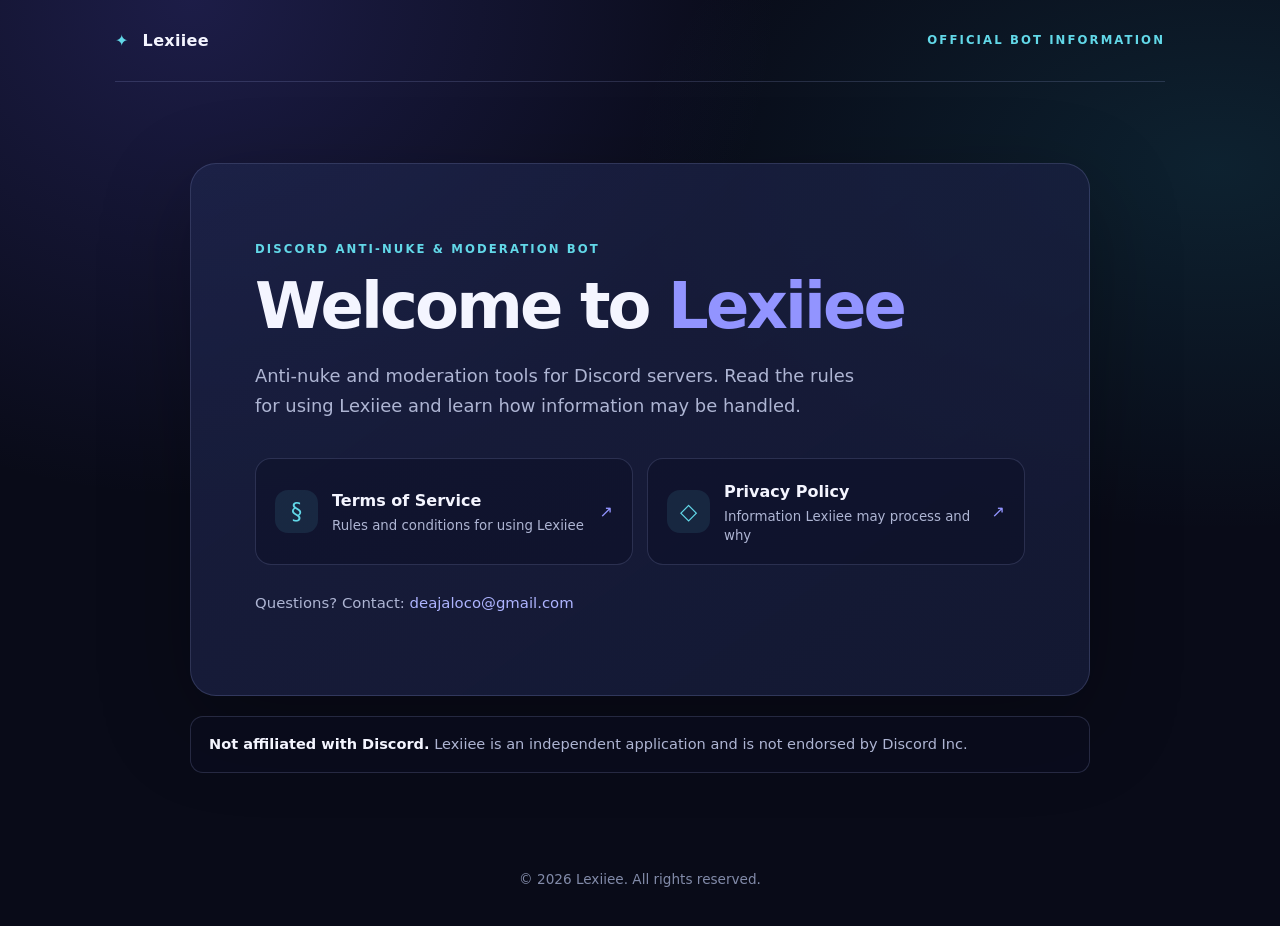
<file: index.html>
<!doctype html>
<html lang="en">
<head>
  <meta charset="utf-8">
  <meta name="viewport" content="width=device-width, initial-scale=1">
  <meta name="description" content="Official information, Terms of Service, and Privacy Policy for Lexiiee, a Discord anti-nuke and moderation bot.">
  <title>Lexiiee — Official Site</title>
  <link rel="stylesheet" href="style.css">
</head>
<body>
  <header class="site-header">
    <a class="brand" href="index.html"><span class="brand-mark">✦</span> Lexiiee</a>
    <span class="eyebrow">OFFICIAL BOT INFORMATION</span>
  </header>
  <main class="hero-wrap">
    <section class="hero">
      <p class="eyebrow">DISCORD ANTI-NUKE &amp; MODERATION BOT</p>
      <h1>Welcome to <span>Lexiiee</span></h1>
      <p class="lead">Anti-nuke and moderation tools for Discord servers. Read the rules for using Lexiiee and learn how information may be handled.</p>
      <nav class="link-grid" aria-label="Legal pages">
        <a class="link-card" href="terms.html">
          <span class="card-icon">§</span>
          <span><strong>Terms of Service</strong><small>Rules and conditions for using Lexiiee</small></span>
          <span class="arrow">↗</span>
        </a>
        <a class="link-card" href="privacy.html">
          <span class="card-icon">◇</span>
          <span><strong>Privacy Policy</strong><small>Information Lexiiee may process and why</small></span>
          <span class="arrow">↗</span>
        </a>
      </nav>
      <p class="contact-line">Questions? Contact: <a href="mailto:deajaloco@gmail.com">deajaloco@gmail.com</a></p>
    </section>
    <aside class="notice"><strong>Not affiliated with Discord.</strong> Lexiiee is an independent application and is not endorsed by Discord Inc.</aside>
  </main>
  <footer>© 2026 Lexiiee. All rights reserved.</footer>
</body>
</html>
</file>
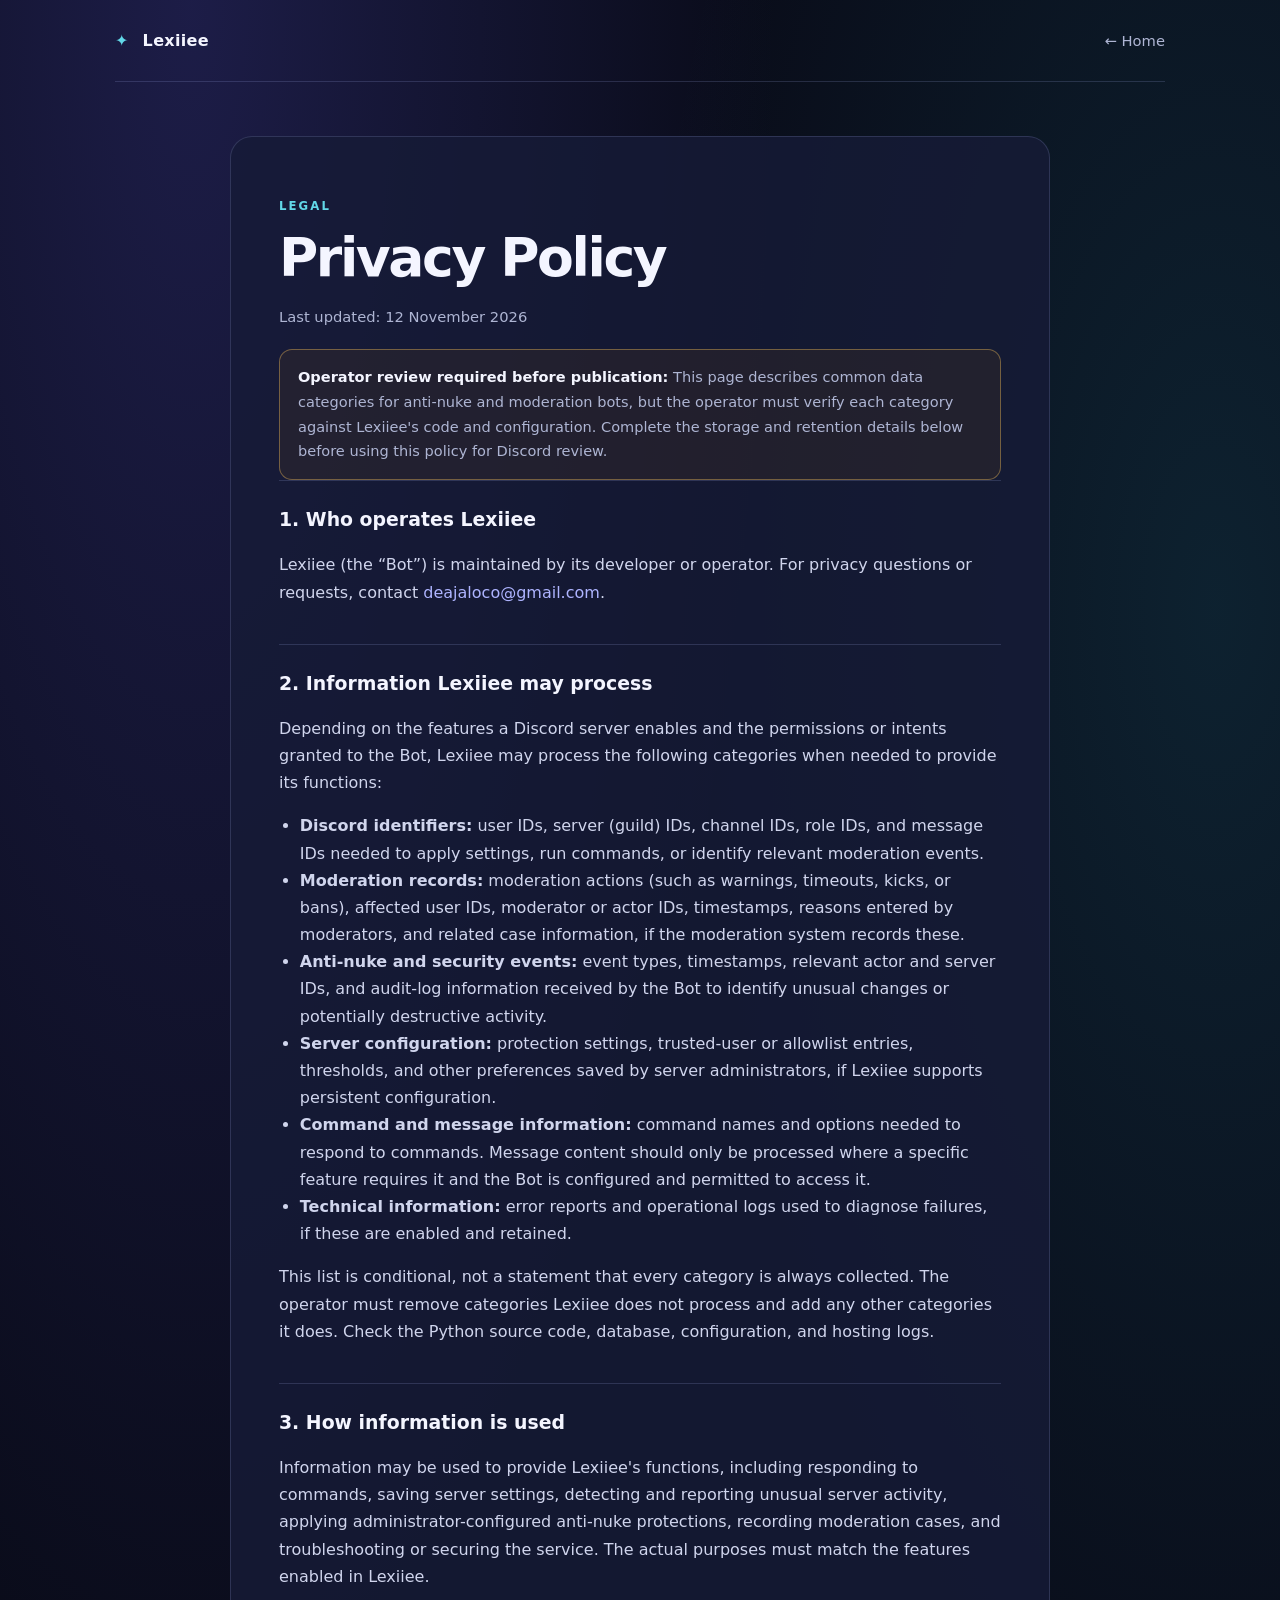
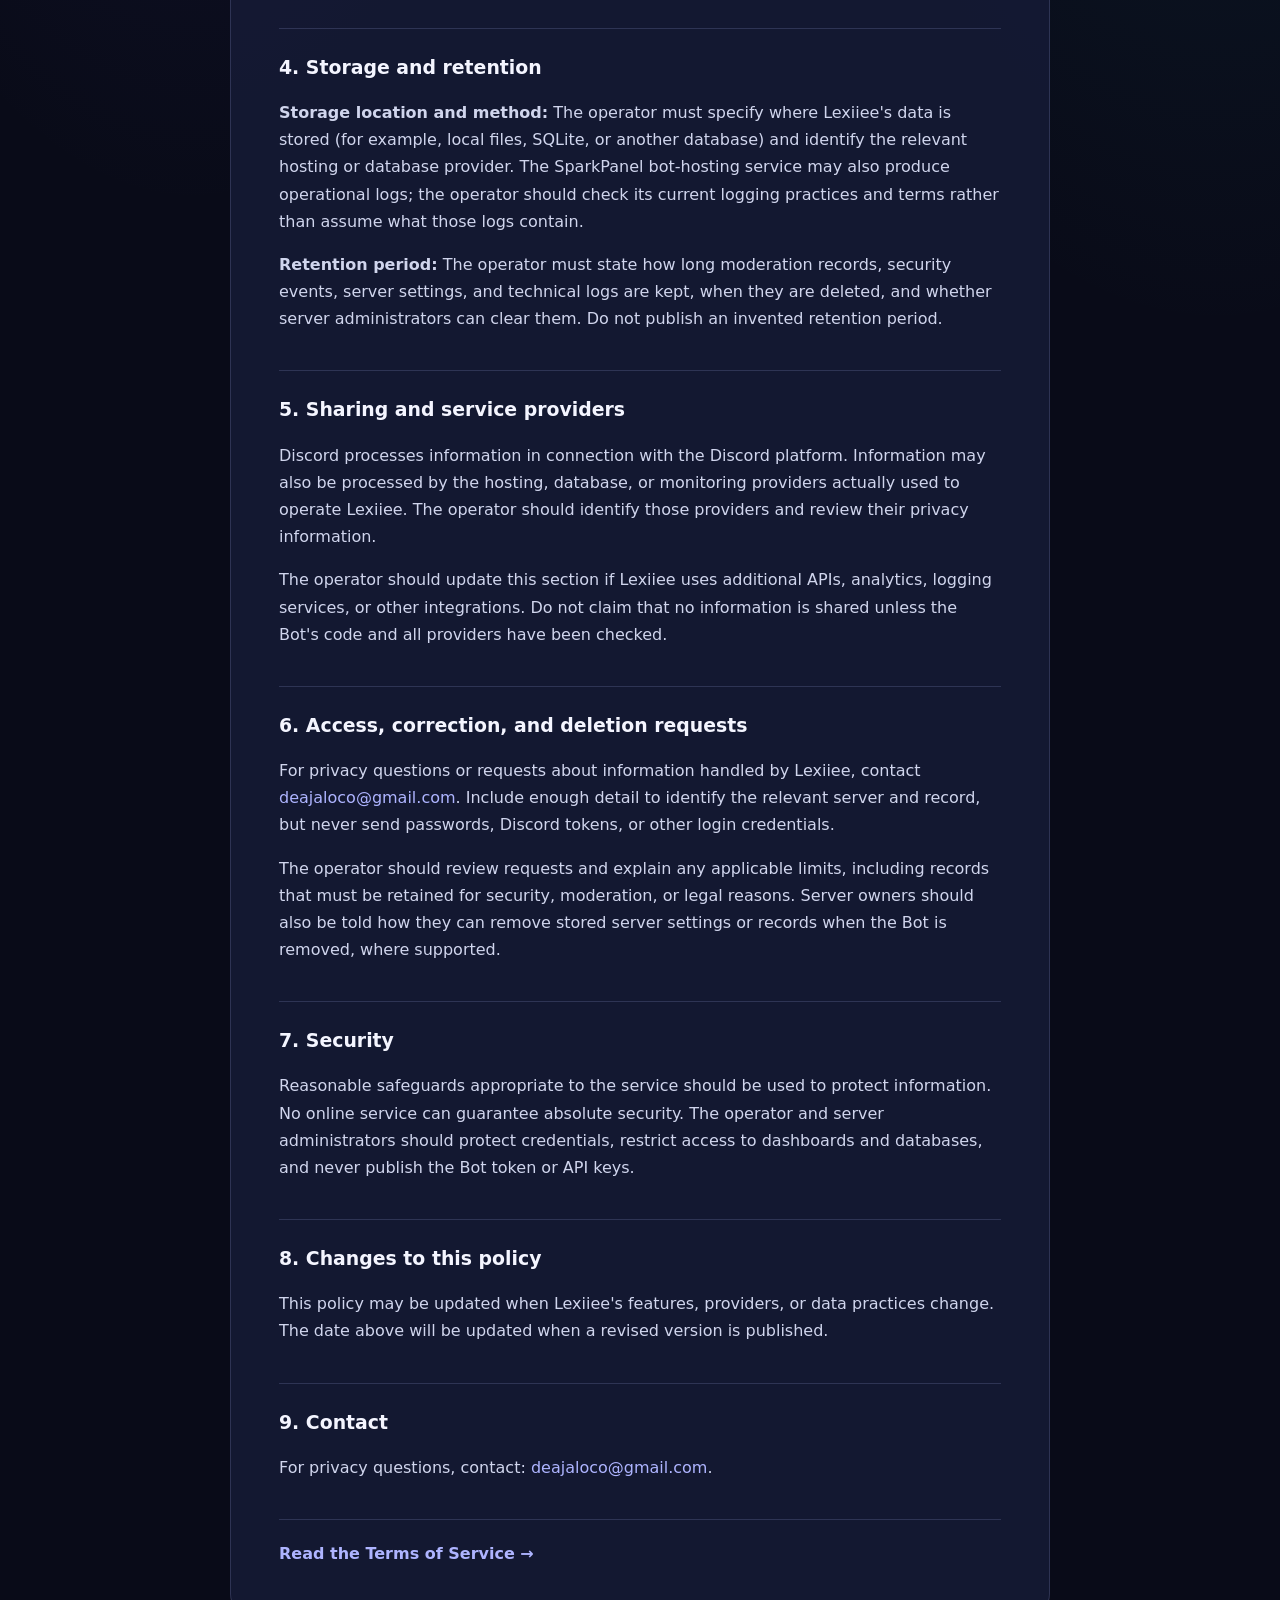
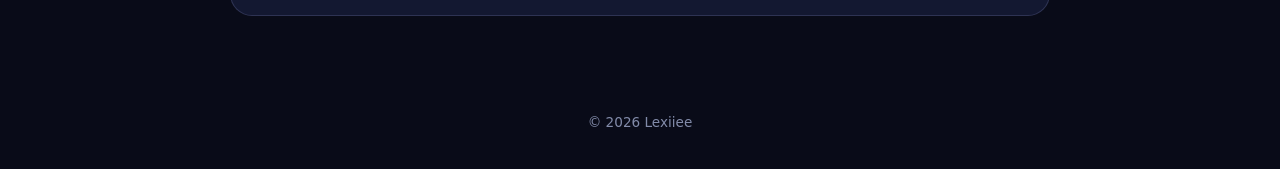
<file: privacy.html>
<!doctype html>
<html lang="en">
<head>
  <meta charset="utf-8">
  <meta name="viewport" content="width=device-width, initial-scale=1">
  <meta name="description" content="Privacy Policy for Lexiiee, a Discord anti-nuke and moderation bot.">
  <title>Privacy Policy — Lexiiee</title>
  <link rel="stylesheet" href="style.css">
</head>
<body>
  <header class="site-header">
    <a class="brand" href="index.html"><span class="brand-mark">✦</span> Lexiiee</a>
    <a class="back-link" href="index.html">← Home</a>
  </header>
  <main class="document-wrap">
    <p class="eyebrow">LEGAL</p>
    <h1>Privacy Policy</h1>
    <p class="muted">Last updated: 12 November 2026</p>
    <div class="notice warning"><strong>Operator review required before publication:</strong> This page describes common data categories for anti-nuke and moderation bots, but the operator must verify each category against Lexiiee's code and configuration. Complete the storage and retention details below before using this policy for Discord review.</div>

    <section class="doc-section">
      <h2>1. Who operates Lexiiee</h2>
      <p>Lexiiee (the “Bot”) is maintained by its developer or operator. For privacy questions or requests, contact <a href="mailto:deajaloco@gmail.com">deajaloco@gmail.com</a>.</p>
    </section>
    <section class="doc-section">
      <h2>2. Information Lexiiee may process</h2>
      <p>Depending on the features a Discord server enables and the permissions or intents granted to the Bot, Lexiiee may process the following categories when needed to provide its functions:</p>
      <ul>
        <li><strong>Discord identifiers:</strong> user IDs, server (guild) IDs, channel IDs, role IDs, and message IDs needed to apply settings, run commands, or identify relevant moderation events.</li>
        <li><strong>Moderation records:</strong> moderation actions (such as warnings, timeouts, kicks, or bans), affected user IDs, moderator or actor IDs, timestamps, reasons entered by moderators, and related case information, if the moderation system records these.</li>
        <li><strong>Anti-nuke and security events:</strong> event types, timestamps, relevant actor and server IDs, and audit-log information received by the Bot to identify unusual changes or potentially destructive activity.</li>
        <li><strong>Server configuration:</strong> protection settings, trusted-user or allowlist entries, thresholds, and other preferences saved by server administrators, if Lexiiee supports persistent configuration.</li>
        <li><strong>Command and message information:</strong> command names and options needed to respond to commands. Message content should only be processed where a specific feature requires it and the Bot is configured and permitted to access it.</li>
        <li><strong>Technical information:</strong> error reports and operational logs used to diagnose failures, if these are enabled and retained.</li>
      </ul>
      <p>This list is conditional, not a statement that every category is always collected. The operator must remove categories Lexiiee does not process and add any other categories it does. Check the Python source code, database, configuration, and hosting logs.</p>
    </section>
    <section class="doc-section">
      <h2>3. How information is used</h2>
      <p>Information may be used to provide Lexiiee's functions, including responding to commands, saving server settings, detecting and reporting unusual server activity, applying administrator-configured anti-nuke protections, recording moderation cases, and troubleshooting or securing the service. The actual purposes must match the features enabled in Lexiiee.</p>
    </section>
    <section class="doc-section">
      <h2>4. Storage and retention</h2>
      <p><strong>Storage location and method:</strong> The operator must specify where Lexiiee's data is stored (for example, local files, SQLite, or another database) and identify the relevant hosting or database provider. The SparkPanel bot-hosting service may also produce operational logs; the operator should check its current logging practices and terms rather than assume what those logs contain.</p>
      <p><strong>Retention period:</strong> The operator must state how long moderation records, security events, server settings, and technical logs are kept, when they are deleted, and whether server administrators can clear them. Do not publish an invented retention period.</p>
    </section>
    <section class="doc-section">
      <h2>5. Sharing and service providers</h2>
      <p>Discord processes information in connection with the Discord platform. Information may also be processed by the hosting, database, or monitoring providers actually used to operate Lexiiee. The operator should identify those providers and review their privacy information.</p>
      <p>The operator should update this section if Lexiiee uses additional APIs, analytics, logging services, or other integrations. Do not claim that no information is shared unless the Bot's code and all providers have been checked.</p>
    </section>
    <section class="doc-section">
      <h2>6. Access, correction, and deletion requests</h2>
      <p>For privacy questions or requests about information handled by Lexiiee, contact <a href="mailto:deajaloco@gmail.com">deajaloco@gmail.com</a>. Include enough detail to identify the relevant server and record, but never send passwords, Discord tokens, or other login credentials.</p>
      <p>The operator should review requests and explain any applicable limits, including records that must be retained for security, moderation, or legal reasons. Server owners should also be told how they can remove stored server settings or records when the Bot is removed, where supported.</p>
    </section>
    <section class="doc-section">
      <h2>7. Security</h2>
      <p>Reasonable safeguards appropriate to the service should be used to protect information. No online service can guarantee absolute security. The operator and server administrators should protect credentials, restrict access to dashboards and databases, and never publish the Bot token or API keys.</p>
    </section>
    <section class="doc-section">
      <h2>8. Changes to this policy</h2>
      <p>This policy may be updated when Lexiiee's features, providers, or data practices change. The date above will be updated when a revised version is published.</p>
    </section>
    <section class="doc-section">
      <h2>9. Contact</h2>
      <p>For privacy questions, contact: <a href="mailto:deajaloco@gmail.com">deajaloco@gmail.com</a>.</p>
    </section>
    <div class="doc-footer"><a href="terms.html">Read the Terms of Service →</a></div>
  </main>
  <footer>© 2026 Lexiiee</footer>
</body>
</html>
</file>
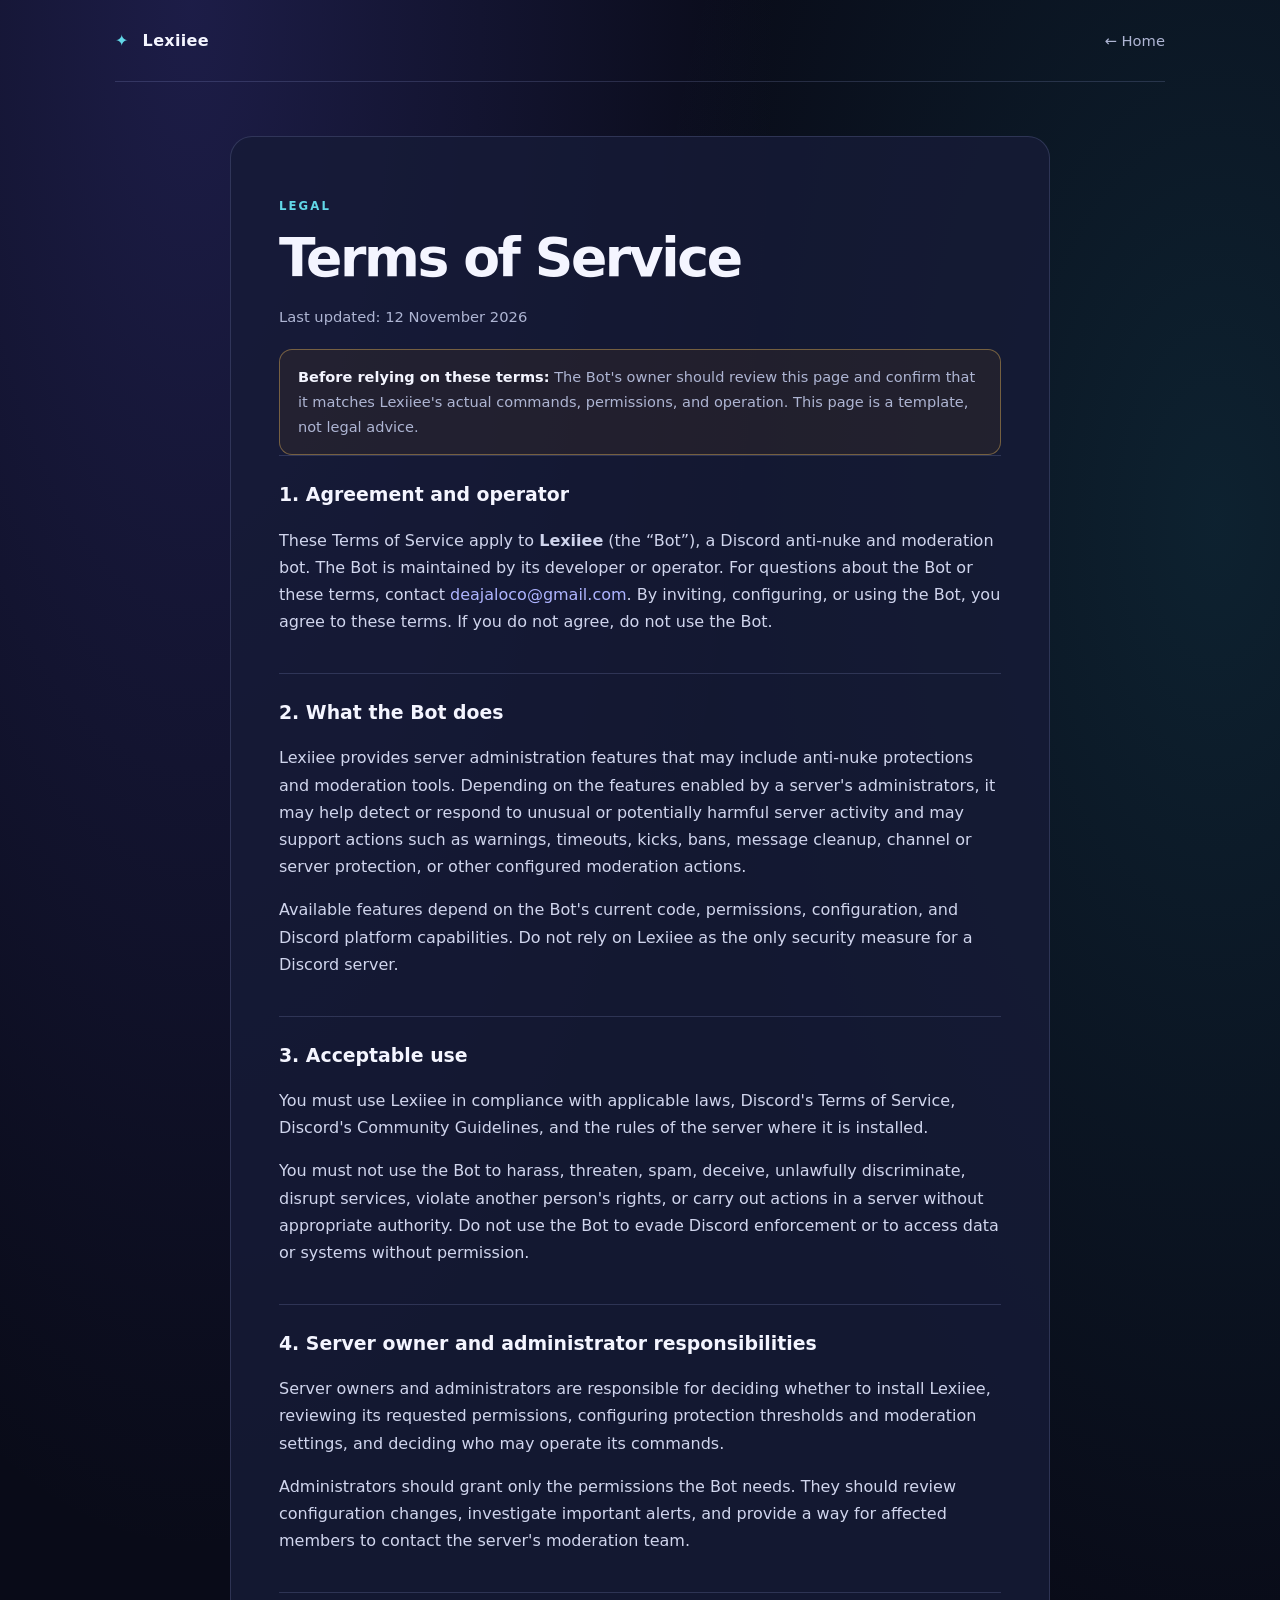
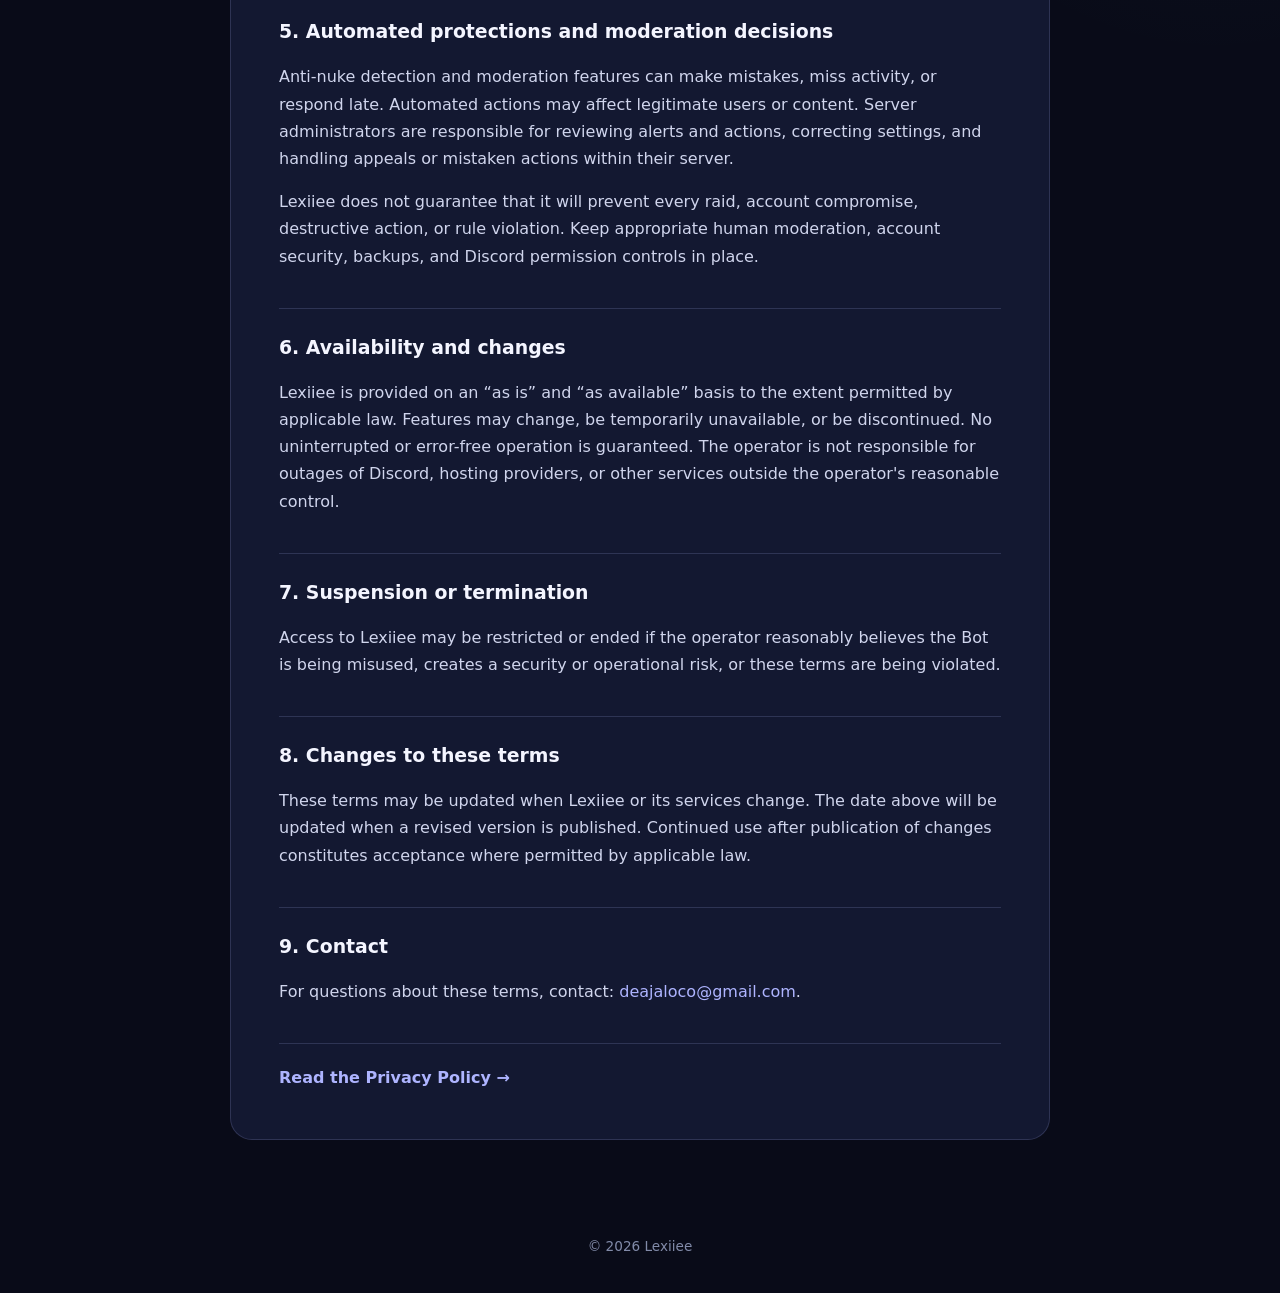
<file: terms.html>
<!doctype html>
<html lang="en">
<head>
  <meta charset="utf-8">
  <meta name="viewport" content="width=device-width, initial-scale=1">
  <meta name="description" content="Terms of Service for Lexiiee, a Discord anti-nuke and moderation bot.">
  <title>Terms of Service — Lexiiee</title>
  <link rel="stylesheet" href="style.css">
</head>
<body>
  <header class="site-header">
    <a class="brand" href="index.html"><span class="brand-mark">✦</span> Lexiiee</a>
    <a class="back-link" href="index.html">← Home</a>
  </header>
  <main class="document-wrap">
    <p class="eyebrow">LEGAL</p>
    <h1>Terms of Service</h1>
    <p class="muted">Last updated: 12 November 2026</p>
    <div class="notice warning"><strong>Before relying on these terms:</strong> The Bot's owner should review this page and confirm that it matches Lexiiee's actual commands, permissions, and operation. This page is a template, not legal advice.</div>

    <section class="doc-section">
      <h2>1. Agreement and operator</h2>
      <p>These Terms of Service apply to <strong>Lexiiee</strong> (the “Bot”), a Discord anti-nuke and moderation bot. The Bot is maintained by its developer or operator. For questions about the Bot or these terms, contact <a href="mailto:deajaloco@gmail.com">deajaloco@gmail.com</a>. By inviting, configuring, or using the Bot, you agree to these terms. If you do not agree, do not use the Bot.</p>
    </section>
    <section class="doc-section">
      <h2>2. What the Bot does</h2>
      <p>Lexiiee provides server administration features that may include anti-nuke protections and moderation tools. Depending on the features enabled by a server's administrators, it may help detect or respond to unusual or potentially harmful server activity and may support actions such as warnings, timeouts, kicks, bans, message cleanup, channel or server protection, or other configured moderation actions.</p>
      <p>Available features depend on the Bot's current code, permissions, configuration, and Discord platform capabilities. Do not rely on Lexiiee as the only security measure for a Discord server.</p>
    </section>
    <section class="doc-section">
      <h2>3. Acceptable use</h2>
      <p>You must use Lexiiee in compliance with applicable laws, Discord's Terms of Service, Discord's Community Guidelines, and the rules of the server where it is installed.</p>
      <p>You must not use the Bot to harass, threaten, spam, deceive, unlawfully discriminate, disrupt services, violate another person's rights, or carry out actions in a server without appropriate authority. Do not use the Bot to evade Discord enforcement or to access data or systems without permission.</p>
    </section>
    <section class="doc-section">
      <h2>4. Server owner and administrator responsibilities</h2>
      <p>Server owners and administrators are responsible for deciding whether to install Lexiiee, reviewing its requested permissions, configuring protection thresholds and moderation settings, and deciding who may operate its commands.</p>
      <p>Administrators should grant only the permissions the Bot needs. They should review configuration changes, investigate important alerts, and provide a way for affected members to contact the server's moderation team.</p>
    </section>
    <section class="doc-section">
      <h2>5. Automated protections and moderation decisions</h2>
      <p>Anti-nuke detection and moderation features can make mistakes, miss activity, or respond late. Automated actions may affect legitimate users or content. Server administrators are responsible for reviewing alerts and actions, correcting settings, and handling appeals or mistaken actions within their server.</p>
      <p>Lexiiee does not guarantee that it will prevent every raid, account compromise, destructive action, or rule violation. Keep appropriate human moderation, account security, backups, and Discord permission controls in place.</p>
    </section>
    <section class="doc-section">
      <h2>6. Availability and changes</h2>
      <p>Lexiiee is provided on an “as is” and “as available” basis to the extent permitted by applicable law. Features may change, be temporarily unavailable, or be discontinued. No uninterrupted or error-free operation is guaranteed. The operator is not responsible for outages of Discord, hosting providers, or other services outside the operator's reasonable control.</p>
    </section>
    <section class="doc-section">
      <h2>7. Suspension or termination</h2>
      <p>Access to Lexiiee may be restricted or ended if the operator reasonably believes the Bot is being misused, creates a security or operational risk, or these terms are being violated.</p>
    </section>
    <section class="doc-section">
      <h2>8. Changes to these terms</h2>
      <p>These terms may be updated when Lexiiee or its services change. The date above will be updated when a revised version is published. Continued use after publication of changes constitutes acceptance where permitted by applicable law.</p>
    </section>
    <section class="doc-section">
      <h2>9. Contact</h2>
      <p>For questions about these terms, contact: <a href="mailto:deajaloco@gmail.com">deajaloco@gmail.com</a>.</p>
    </section>
    <div class="doc-footer"><a href="privacy.html">Read the Privacy Policy →</a></div>
  </main>
  <footer>© 2026 Lexiiee</footer>
</body>
</html>
</file>
<file: style.css>
:root {
  color-scheme: dark;
  --bg: #090b18;
  --panel: rgba(22, 27, 56, .82);
  --panel-2: rgba(30, 37, 76, .72);
  --text: #f4f5ff;
  --muted: #aeb5d3;
  --accent: #9294ff;
  --accent-2: #62d8e8;
  --line: rgba(179, 190, 255, .17);
}
* { box-sizing: border-box; }
html { min-height: 100%; }
body {
  margin: 0;
  min-height: 100vh;
  color: var(--text);
  font: 16px/1.7 system-ui, -apple-system, BlinkMacSystemFont, "Segoe UI", sans-serif;
  background: radial-gradient(ellipse at 15% 0%, rgba(91, 85, 222, .24), transparent 38%),
              radial-gradient(ellipse at 95% 18%, rgba(40, 171, 193, .14), transparent 34%), var(--bg);
}
a { color: #aeb4ff; text-decoration: none; }
a:hover { color: #d4d7ff; text-decoration: underline; }
.site-header, footer {
  width: min(1050px, calc(100% - 40px));
  margin: 0 auto;
}
.site-header {
  min-height: 82px;
  display: flex;
  justify-content: space-between;
  align-items: center;
  border-bottom: 1px solid var(--line);
}
.brand { color: var(--text); font-weight: 750; letter-spacing: .02em; }
.brand:hover { text-decoration: none; }
.brand-mark { color: var(--accent-2); margin-right: 8px; }
.eyebrow { color: var(--accent-2); font-size: .73rem; font-weight: 800; letter-spacing: .18em; }
.back-link { color: var(--muted); font-size: .92rem; }
.hero-wrap { width: min(900px, calc(100% - 40px)); margin: 9vh auto 70px; }
.hero {
  padding: clamp(28px, 6vw, 64px);
  border: 1px solid var(--line);
  border-radius: 26px;
  background: linear-gradient(145deg, var(--panel-2), var(--panel));
  box-shadow: 0 28px 90px rgba(0, 0, 0, .28);
}
h1 { margin: 8px 0 16px; font-size: clamp(2.25rem, 6vw, 4rem); line-height: 1.12; letter-spacing: -.045em; }
.hero h1 span { color: var(--accent); }
.lead { max-width: 620px; color: var(--muted); font-size: 1.12rem; }
.link-grid { display: grid; grid-template-columns: repeat(2, minmax(0, 1fr)); gap: 14px; margin: 36px 0 26px; }
.link-card {
  display: flex; align-items: center; gap: 14px; min-height: 105px; padding: 19px;
  border: 1px solid var(--line); border-radius: 16px; color: var(--text);
  background: rgba(7, 10, 29, .35); transition: transform .16s ease, border-color .16s ease;
}
.link-card:hover { transform: translateY(-2px); border-color: rgba(146, 148, 255, .65); text-decoration: none; }
.card-icon { display: grid; place-items: center; flex: 0 0 43px; height: 43px; border-radius: 13px; color: var(--accent-2); background: rgba(98, 216, 232, .1); font-size: 1.4rem; }
.link-card strong, .link-card small { display: block; }
.link-card small { margin-top: 3px; color: var(--muted); line-height: 1.4; }
.arrow { margin-left: auto; color: var(--accent); }
.contact-line { color: var(--muted); font-size: .93rem; }
.notice { margin-top: 20px; padding: 15px 18px; border: 1px solid var(--line); border-radius: 13px; color: var(--muted); background: rgba(11, 14, 34, .55); font-size: .91rem; }
.notice strong { color: var(--text); }
.warning { border-color: rgba(242, 190, 91, .4); background: rgba(117, 78, 20, .15); }
.document-wrap {
  width: min(820px, calc(100% - 40px)); margin: 54px auto 70px; padding: clamp(24px, 5vw, 48px);
  border: 1px solid var(--line); border-radius: 22px; background: var(--panel);
}
.document-wrap h1 { font-size: clamp(2.25rem, 5vw, 3.35rem); }
.muted { color: var(--muted); font-size: .92rem; }
.doc-section { padding: 22px 0; border-top: 1px solid var(--line); }
.doc-section h2 { margin: 0 0 9px; font-size: 1.18rem; }
.doc-section p, .doc-section li { color: #d0d5ed; }
.doc-section ul { padding-left: 1.3rem; }
.doc-footer { padding-top: 20px; border-top: 1px solid var(--line); font-weight: 700; }
footer { padding: 25px 0 35px; color: #828ba9; font-size: .85rem; text-align: center; }
@media (max-width: 620px) {
  .site-header { min-height: 70px; }
  .eyebrow { font-size: .62rem; }
  .link-grid { grid-template-columns: 1fr; }
  .hero-wrap { margin-top: 35px; }
}
</file>
